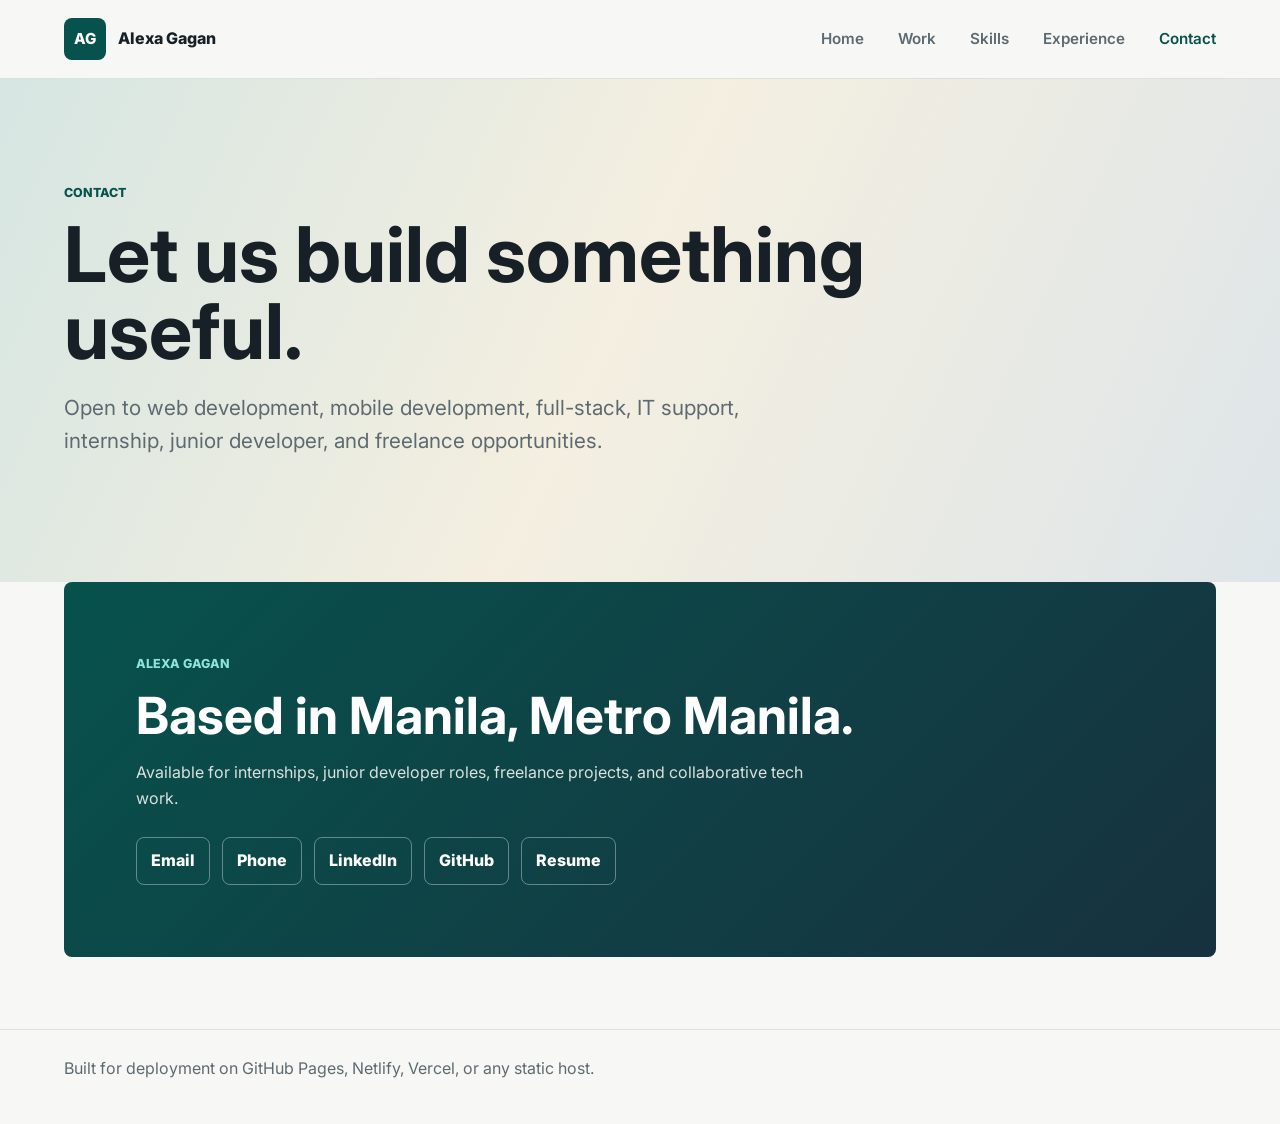
<file: ma/outputs/it-portfolio/contact.html>
<!DOCTYPE html>
<html lang="en">
<head>
  <meta charset="UTF-8">
  <meta name="viewport" content="width=device-width, initial-scale=1.0">
  <title>Alexa Gagan | Contact</title>
  <link rel="preconnect" href="https://fonts.googleapis.com">
  <link rel="preconnect" href="https://fonts.gstatic.com" crossorigin>
  <link href="https://fonts.googleapis.com/css2?family=Inter:wght@400;500;600;700;800&display=swap" rel="stylesheet">
  <link rel="stylesheet" href="styles.css">
</head>
<body>
  <header class="site-header">
    <a class="brand" href="index.html" aria-label="Home">
      <span class="brand-mark">AG</span>
      <span>Alexa Gagan</span>
    </a>
    <nav class="nav" aria-label="Primary navigation">
      <a href="index.html">Home</a>
      <a href="work.html">Work</a>
      <a href="skills.html">Skills</a>
      <a href="experience.html">Experience</a>
      <a class="active" href="contact.html">Contact</a>
    </nav>
  </header>

  <main>
    <section class="page-hero">
      <p class="eyebrow">Contact</p>
      <h1>Let us build something useful.</h1>
      <p class="intro">Open to web development, mobile development, full-stack, IT support, internship, junior developer, and freelance opportunities.</p>
    </section>

    <section class="contact contact-page">
      <p class="section-kicker">Alexa Gagan</p>
      <h2>Based in Manila, Metro Manila.</h2>
      <p>Available for internships, junior developer roles, freelance projects, and collaborative tech work.</p>
      <div class="contact-links">
        <a href="mailto:mhelgagan18@gmail.com">Email</a>
        <a href="tel:+639453149708">Phone</a>
        <a href="https://linkedin.com/in/alexa-mhel-gagan" target="_blank" rel="noreferrer">LinkedIn</a>
        <a href="https://github.com/gaganalexa" target="_blank" rel="noreferrer">GitHub</a>
        <a href="Alexa%20Gagan%20Resume.pdf">Resume</a>
      </div>
    </section>
  </main>

  <footer>
    <p>Built for deployment on GitHub Pages, Netlify, Vercel, or any static host.</p>
  </footer>
</body>
</html>
</file>
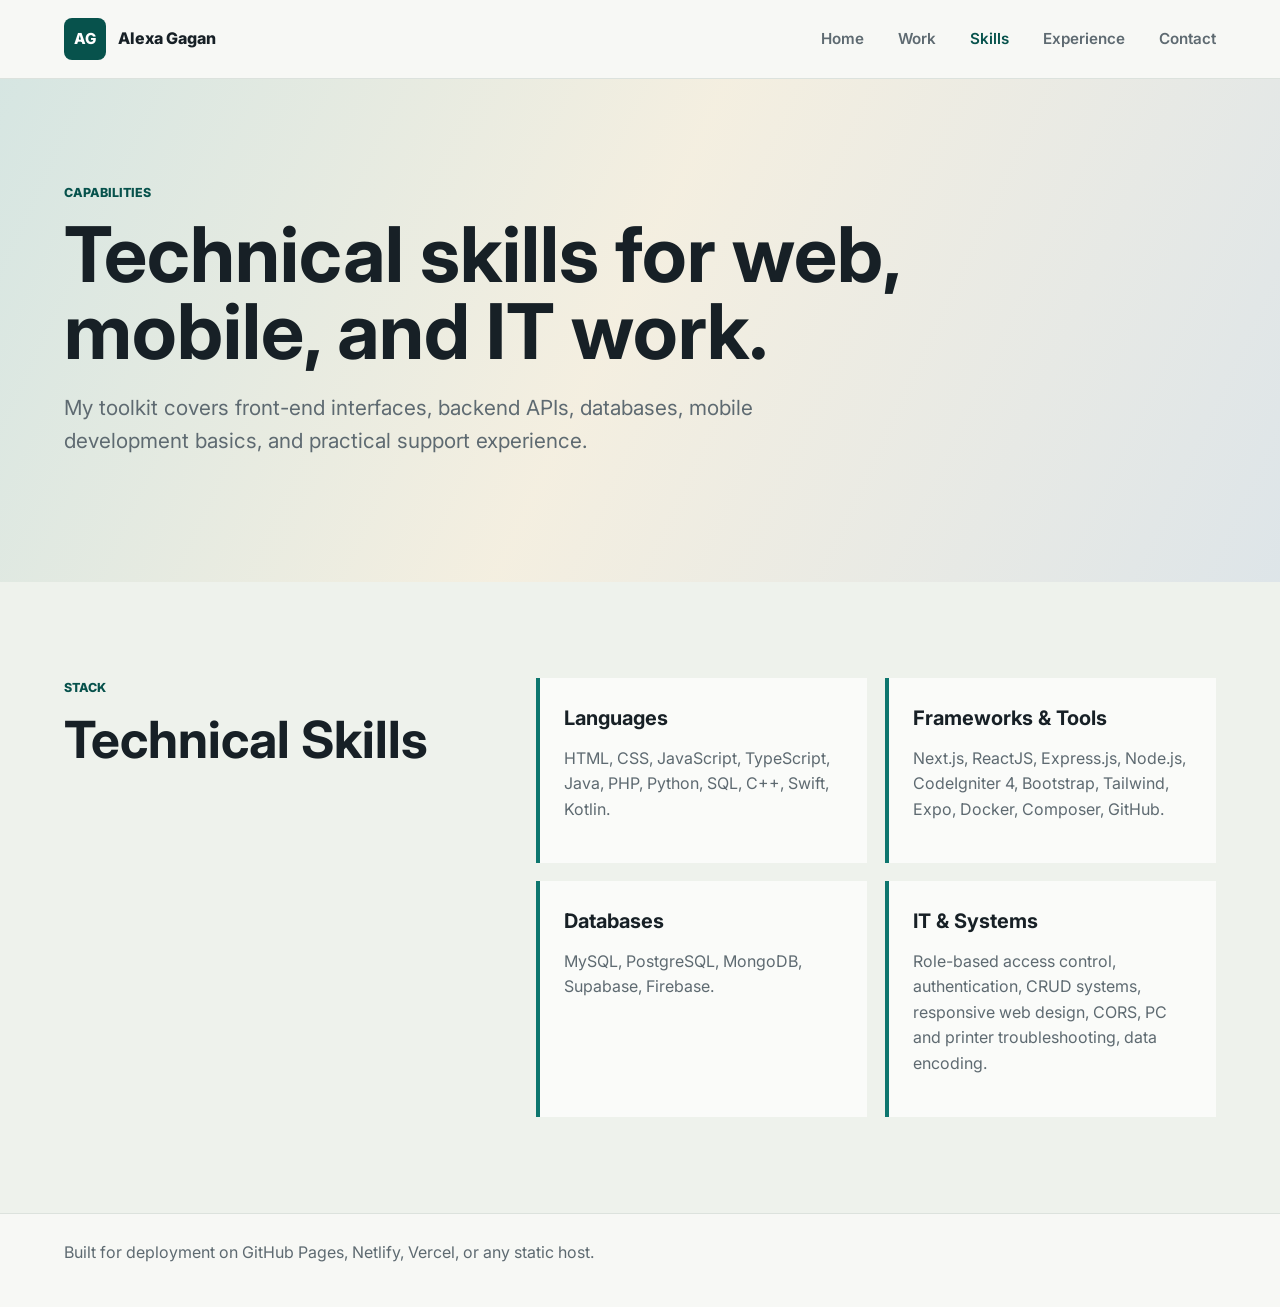
<file: ma/outputs/it-portfolio/skills.html>
<!DOCTYPE html>
<html lang="en">
<head>
  <meta charset="UTF-8">
  <meta name="viewport" content="width=device-width, initial-scale=1.0">
  <title>Alexa Gagan | Skills</title>
  <link rel="preconnect" href="https://fonts.googleapis.com">
  <link rel="preconnect" href="https://fonts.gstatic.com" crossorigin>
  <link href="https://fonts.googleapis.com/css2?family=Inter:wght@400;500;600;700;800&display=swap" rel="stylesheet">
  <link rel="stylesheet" href="styles.css">
</head>
<body>
  <header class="site-header">
    <a class="brand" href="index.html" aria-label="Home">
      <span class="brand-mark">AG</span>
      <span>Alexa Gagan</span>
    </a>
    <nav class="nav" aria-label="Primary navigation">
      <a href="index.html">Home</a>
      <a href="work.html">Work</a>
      <a class="active" href="skills.html">Skills</a>
      <a href="experience.html">Experience</a>
      <a href="contact.html">Contact</a>
    </nav>
  </header>

  <main>
    <section class="page-hero">
      <p class="eyebrow">Capabilities</p>
      <h1>Technical skills for web, mobile, and IT work.</h1>
      <p class="intro">My toolkit covers front-end interfaces, backend APIs, databases, mobile development basics, and practical support experience.</p>
    </section>

    <section class="section two-column">
      <div class="section-heading">
        <p class="section-kicker">Stack</p>
        <h2>Technical Skills</h2>
      </div>
      <div class="skill-groups">
        <div>
          <h3>Languages</h3>
          <p>HTML, CSS, JavaScript, TypeScript, Java, PHP, Python, SQL, C++, Swift, Kotlin.</p>
        </div>
        <div>
          <h3>Frameworks & Tools</h3>
          <p>Next.js, ReactJS, Express.js, Node.js, CodeIgniter 4, Bootstrap, Tailwind, Expo, Docker, Composer, GitHub.</p>
        </div>
        <div>
          <h3>Databases</h3>
          <p>MySQL, PostgreSQL, MongoDB, Supabase, Firebase.</p>
        </div>
        <div>
          <h3>IT & Systems</h3>
          <p>Role-based access control, authentication, CRUD systems, responsive web design, CORS, PC and printer troubleshooting, data encoding.</p>
        </div>
      </div>
    </section>
  </main>

  <footer>
    <p>Built for deployment on GitHub Pages, Netlify, Vercel, or any static host.</p>
  </footer>
</body>
</html>
</file>
<file: ma/outputs/it-portfolio/styles.css>
:root {
  --ink: #172026;
  --muted: #5e6a71;
  --paper: #f7f8f5;
  --panel: #ffffff;
  --line: #dce2dd;
  --accent: #0d766e;
  --accent-dark: #07524c;
  --gold: #d99d29;
  --blue: #275c8f;
  --shadow: 0 18px 45px rgba(23, 32, 38, 0.12);
}

* {
  box-sizing: border-box;
}

html {
  scroll-behavior: smooth;
}

body {
  margin: 0;
  font-family: "Inter", Arial, sans-serif;
  color: var(--ink);
  background: var(--paper);
  line-height: 1.6;
}

a {
  color: inherit;
}

.site-header {
  position: sticky;
  top: 0;
  z-index: 10;
  display: flex;
  align-items: center;
  justify-content: space-between;
  gap: 24px;
  padding: 18px clamp(20px, 5vw, 72px);
  background: rgba(247, 248, 245, 0.92);
  border-bottom: 1px solid var(--line);
  backdrop-filter: blur(14px);
}

.brand,
.nav,
.hero-actions,
.contact-links {
  display: flex;
  align-items: center;
}

.brand {
  gap: 12px;
  text-decoration: none;
  font-weight: 800;
}

.brand-mark {
  display: inline-grid;
  place-items: center;
  width: 42px;
  height: 42px;
  color: #fff;
  background: var(--accent-dark);
  border-radius: 8px;
  font-size: 0.95rem;
}

.nav {
  gap: clamp(14px, 3vw, 34px);
  color: var(--muted);
  font-weight: 600;
  font-size: 0.95rem;
}

.nav a {
  text-decoration: none;
}

.nav a:hover,
.nav a.active {
  color: var(--accent-dark);
}

.hero {
  display: grid;
  grid-template-columns: minmax(0, 1.35fr) minmax(280px, 0.65fr);
  align-items: end;
  min-height: 82vh;
  gap: clamp(32px, 6vw, 72px);
  padding: clamp(56px, 9vw, 112px) clamp(20px, 5vw, 72px) 48px;
  background:
    linear-gradient(115deg, rgba(13, 118, 110, 0.16), rgba(217, 157, 41, 0.12) 45%, rgba(39, 92, 143, 0.13)),
    var(--paper);
}

.home-hero {
  align-items: center;
}

.page-hero {
  padding: clamp(56px, 9vw, 104px) clamp(20px, 5vw, 72px);
  background:
    linear-gradient(115deg, rgba(13, 118, 110, 0.14), rgba(217, 157, 41, 0.1) 48%, rgba(39, 92, 143, 0.12)),
    var(--paper);
}

.page-hero h1 {
  max-width: 920px;
  margin-bottom: 20px;
  font-size: clamp(2.3rem, 6vw, 5rem);
  line-height: 1;
}

.eyebrow,
.section-kicker {
  margin: 0 0 14px;
  color: var(--accent-dark);
  font-size: 0.78rem;
  font-weight: 800;
  letter-spacing: 0;
  text-transform: uppercase;
}

h1,
h2,
h3,
p {
  margin-top: 0;
}

h1 {
  max-width: 960px;
  margin-bottom: 24px;
  font-size: clamp(2.8rem, 8vw, 6.9rem);
  line-height: 0.96;
}

h2 {
  margin-bottom: 18px;
  font-size: clamp(2rem, 4vw, 3.4rem);
  line-height: 1.06;
}

h3 {
  margin-bottom: 12px;
  font-size: 1.25rem;
}

.intro {
  max-width: 720px;
  color: var(--muted);
  font-size: clamp(1.05rem, 2vw, 1.3rem);
}

.hero-role {
  margin-bottom: 16px;
  color: var(--accent-dark);
  font-size: clamp(1.35rem, 3vw, 2.2rem);
  font-weight: 800;
  line-height: 1.15;
}

.hero-actions {
  flex-wrap: wrap;
  gap: 14px;
  margin-top: 34px;
}

.button {
  min-height: 48px;
  padding: 12px 18px;
  border: 1px solid var(--accent-dark);
  border-radius: 8px;
  font-weight: 800;
  text-decoration: none;
}

.button.primary {
  color: #fff;
  background: var(--accent-dark);
}

.button.secondary {
  color: var(--accent-dark);
  background: transparent;
}

.status-panel {
  display: grid;
  gap: 16px;
}

.profile-panel {
  display: grid;
  gap: 18px;
}

.photo-frame {
  position: relative;
  min-height: 420px;
  overflow: hidden;
  border: 1px solid var(--line);
  border-radius: 8px;
  background: #dfe8e2;
  box-shadow: var(--shadow);
}

.photo-frame img {
  position: absolute;
  inset: 0;
  z-index: 2;
  width: 100%;
  height: 100%;
  object-fit: cover;
}

.photo-placeholder {
  position: absolute;
  inset: 0;
  display: grid;
  place-content: center;
  gap: 8px;
  padding: 28px;
  text-align: center;
  color: var(--accent-dark);
}

.photo-placeholder span {
  font-size: 1.35rem;
  font-weight: 800;
}

.photo-placeholder small {
  color: var(--muted);
  font-weight: 700;
}

.status-panel.compact {
  grid-template-columns: 1fr;
}

.status-panel > div {
  padding: 24px;
  border: 1px solid var(--line);
  border-radius: 8px;
  background: rgba(255, 255, 255, 0.84);
  box-shadow: var(--shadow);
}

.metric {
  display: block;
  color: var(--accent-dark);
  font-size: 2.4rem;
  font-weight: 800;
  line-height: 1;
}

.label {
  color: var(--muted);
  font-weight: 700;
}

.section {
  padding: clamp(56px, 8vw, 96px) clamp(20px, 5vw, 72px);
}

.summary-band {
  display: grid;
  grid-template-columns: minmax(240px, 0.8fr) minmax(280px, 1.2fr);
  gap: clamp(24px, 5vw, 72px);
  background: var(--ink);
  color: #fff;
}

.summary-band p:last-child {
  max-width: 760px;
  color: #d9e1df;
  font-size: 1.15rem;
}

.summary-band .section-kicker {
  color: #82d5cd;
}

.section-heading {
  max-width: 820px;
  margin-bottom: 34px;
}

.project-grid {
  display: grid;
  grid-template-columns: repeat(3, minmax(0, 1fr));
  gap: 18px;
}

.project-card {
  min-height: 420px;
  padding: 28px;
  border: 1px solid var(--line);
  border-radius: 8px;
  background: var(--panel);
  box-shadow: 0 10px 28px rgba(23, 32, 38, 0.08);
}

.project-topline {
  display: flex;
  flex-wrap: wrap;
  gap: 8px;
  margin-bottom: 24px;
}

.project-topline span {
  padding: 6px 10px;
  border-radius: 999px;
  color: var(--accent-dark);
  background: #e4f2ef;
  font-size: 0.78rem;
  font-weight: 800;
}

.project-card p,
.skill-groups p,
.timeline-list p,
.contact p,
.muted {
  color: var(--muted);
}

.project-card h2 {
  margin-bottom: 12px;
  font-size: 1.35rem;
  line-height: 1.2;
}

.project-card ul {
  padding-left: 20px;
  margin: 24px 0 0;
}

.project-card li + li {
  margin-top: 8px;
}

.two-column {
  display: grid;
  grid-template-columns: minmax(240px, 0.75fr) minmax(300px, 1.25fr);
  gap: clamp(24px, 5vw, 72px);
  background: #eef2ec;
}

.skill-groups {
  display: grid;
  grid-template-columns: repeat(2, minmax(0, 1fr));
  gap: 18px;
}

.skill-groups > div {
  padding: 24px;
  border-left: 4px solid var(--accent);
  background: rgba(255, 255, 255, 0.72);
}

.timeline-list {
  display: grid;
  gap: 16px;
  max-width: 980px;
}

.timeline-list article {
  display: grid;
  grid-template-columns: 140px minmax(0, 1fr);
  gap: 24px;
  padding: 24px 0;
  border-top: 1px solid var(--line);
}

.date {
  color: var(--blue);
  font-weight: 800;
}

.certifications {
  background: #eef2ec;
}

.cert-list {
  display: flex;
  flex-wrap: wrap;
  gap: 12px;
}

.cert-list span,
.cert-list a {
  display: inline-flex;
  align-items: center;
  padding: 14px 16px;
  border: 1px solid var(--line);
  border-radius: 8px;
  background: var(--panel);
  color: var(--accent-dark);
  font-weight: 800;
  text-decoration: none;
  box-shadow: 0 8px 24px rgba(23, 32, 38, 0.07);
}

.certificate-grid {
  display: grid;
  grid-template-columns: repeat(3, minmax(0, 1fr));
  gap: 18px;
}

.certificate-card {
  overflow: hidden;
  border: 1px solid var(--line);
  border-radius: 8px;
  background: var(--panel);
  box-shadow: 0 10px 28px rgba(23, 32, 38, 0.08);
}

.certificate-card img {
  display: block;
  width: 100%;
  aspect-ratio: 4 / 3;
  object-fit: cover;
  background: #dfe8e2;
}

.certificate-card div {
  padding: 22px;
}

.certificate-card h3 {
  margin-bottom: 14px;
}

.certificate-card a {
  color: var(--accent-dark);
  font-weight: 800;
}

.contact {
  margin: 0 clamp(20px, 5vw, 72px) clamp(42px, 7vw, 72px);
  padding: clamp(40px, 7vw, 72px);
  color: #fff;
  background: linear-gradient(135deg, var(--accent-dark), #17313f);
  border-radius: 8px;
}

.contact-page {
  margin-top: 0;
}

.contact h2 {
  max-width: 820px;
}

.contact p {
  max-width: 680px;
  color: #d9e1df;
}

.contact .section-kicker {
  color: #8be3da;
}

.contact-links {
  flex-wrap: wrap;
  gap: 12px;
  margin-top: 26px;
}

.contact-links a {
  padding: 10px 14px;
  border: 1px solid rgba(255, 255, 255, 0.36);
  border-radius: 8px;
  text-decoration: none;
  font-weight: 800;
}

footer {
  padding: 26px clamp(20px, 5vw, 72px);
  color: var(--muted);
  border-top: 1px solid var(--line);
}

@media (max-width: 900px) {
  .site-header,
  .summary-band,
  .two-column,
  .hero {
    grid-template-columns: 1fr;
  }

  .site-header {
    align-items: flex-start;
    flex-direction: column;
  }

  .project-grid,
  .skill-groups,
  .certificate-grid {
    grid-template-columns: 1fr;
  }

  .hero {
    min-height: auto;
  }

  .photo-frame {
    min-height: 360px;
  }
}

@media (max-width: 560px) {
  .nav {
    width: 100%;
    justify-content: space-between;
    gap: 10px;
    font-size: 0.86rem;
  }

  .timeline-list article {
    grid-template-columns: 1fr;
    gap: 6px;
  }

  .project-card {
    min-height: auto;
  }
}
</file>
